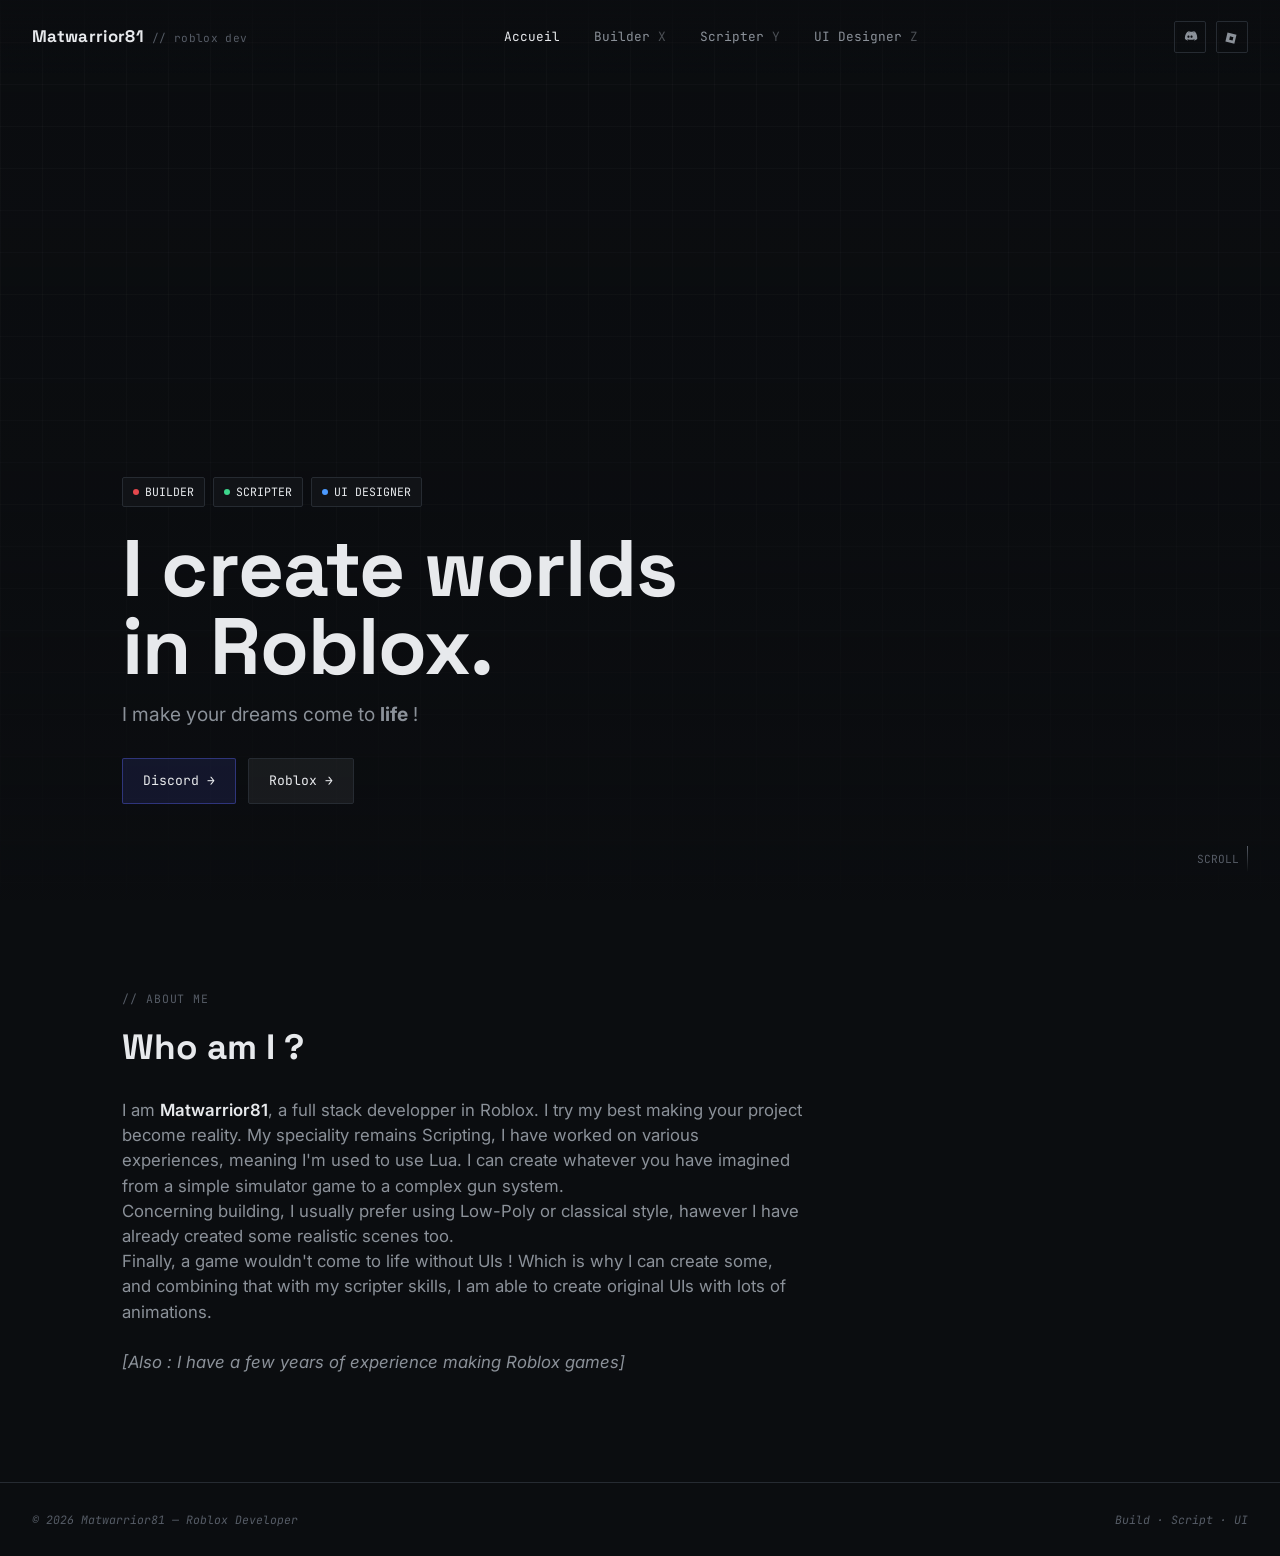
<file: index.html>
<!DOCTYPE html>
<html lang="fr">
<head>
<meta charset="UTF-8">
<meta name="viewport" content="width=device-width, initial-scale=1.0">
<title>Matwarrior81 — Roblox Builder · Scripter · UI Designer</title>
<meta name="description" content="Portfolio Roblox : Build, Scripting et UI Design.">
<link rel="preconnect" href="https://fonts.googleapis.com">
<link rel="preconnect" href="https://fonts.gstatic.com" crossorigin>
<link href="https://fonts.googleapis.com/css2?family=Space+Grotesk:wght@500;700&family=Inter:wght@400;500;600&family=JetBrains+Mono:wght@400;500&display=swap" rel="stylesheet">
<link rel="stylesheet" href="style.css">
</head>
<body>

<div class="grid-bg"></div>

<nav class="nav">
  <div class="nav__brand">Matwarrior81 <span>// roblox dev</span></div>
  <div class="nav__links">
    <a href="index.html" class="active">Accueil</a>
    <a href="builder.html" data-axis="x">Builder <span style="opacity:.5">X</span></a>
    <a href="scripter.html" data-axis="y">Scripter <span style="opacity:.5">Y</span></a>
    <a href="ui-designer.html" data-axis="z">UI Designer <span style="opacity:.5">Z</span></a>
  </div>
  <div class="nav__social">
    <a href="https://discord.com/users/1036660071263903816" target="_blank" rel="noopener" aria-label="Discord" title="Discord">
      <svg width="16" height="16" viewBox="0 0 24 24" fill="currentColor"><path d="M20.3 4.4A19.8 19.8 0 0 0 15.4 3l-.3.5c1.8.5 2.7 1.1 3.6 1.8-1.6-.8-3.2-1.2-4.7-1.2-1.6 0-3.1.4-4.7 1.2.9-.7 2-1.3 3.6-1.8L12.6 3a19.8 19.8 0 0 0-4.9 1.4C4.9 8 4.1 11.5 4.4 15c1.5 1.1 3 1.8 4.4 2.2l.6-1c-.7-.3-1.4-.6-2-1 .2-.1.3-.2.5-.3 3.7 1.7 7.7 1.7 11.4 0l.5.3c-.6.4-1.3.7-2 1l.6 1c1.4-.4 2.9-1.1 4.4-2.2.4-4-.6-7.5-2.9-10.6ZM9.7 13.3c-.9 0-1.6-.8-1.6-1.8s.7-1.8 1.6-1.8 1.6.8 1.6 1.8-.7 1.8-1.6 1.8Zm4.6 0c-.9 0-1.6-.8-1.6-1.8s.7-1.8 1.6-1.8 1.6.8 1.6 1.8-.7 1.8-1.6 1.8Z"/></svg>
    </a>
    <a href="https://www.roblox.com/fr/users/1273219905/profile" target="_blank" rel="noopener" aria-label="Roblox" title="Roblox">
      <svg width="14" height="14" viewBox="0 0 24 24" fill="currentColor"><path d="M4.3 4.3 19.7 8l-3.7 15.4L.7 19.7 4.3 4.3Zm4.3 6.6-1.4 5.8 5.8 1.4 1.4-5.8-5.8-1.4Z"/></svg>
    </a>
  </div>
  <button class="nav__toggle" aria-label="Menu">≡</button>
</nav>

<header class="hero">
  <video class="hero__video" autoplay muted loop playsinline>
    <source src="assets/hero.mp4" type="video/mp4">
  </video>
  <div class="hero__overlay"></div>
  <div class="hero__content">
    <div class="hero__tags">
      <span class="tag" data-axis="x"><span class="tag__dot"></span>BUILDER</span>
      <span class="tag" data-axis="y"><span class="tag__dot"></span>SCRIPTER</span>
      <span class="tag" data-axis="z"><span class="tag__dot"></span>UI DESIGNER</span>
    </div>
    <h1>I create worlds<br>in Roblox.</h1>
    <p class="hero__sub">
      I make your dreams come to <strong>life</strong> !
    </p>
    <div class="hero__actions">
      <a class="btn btn--discord" href="https://discord.com/users/1036660071263903816" target="_blank" rel="noopener">Discord →</a>
      <a class="btn btn--roblox" href="https://www.roblox.com/fr/users/1273219905/profile" target="_blank" rel="noopener">Roblox →</a>
    </div>
  </div>
  <div class="scrollhint">SCROLL</div>
</header>

<section class="section" id="bio">
  <p class="eyebrow">// About me</p>
  <h2>Who am I ?</h2>
  <p class="bio__text">
      I am <strong>Matwarrior81</strong>, a full stack developper in Roblox. I try my best making your project
    become reality. My speciality remains Scripting, I have worked on various experiences, meaning I'm used to
    use Lua. I can create whatever you have imagined from a simple simulator game to a complex gun system.
    <br>
      Concerning building, I usually prefer using Low-Poly or classical style, hawever I have already created
    some realistic scenes too.
    <br>
      Finally, a game wouldn't come to life without UIs ! Which is why I can create some, and combining that with
    my scripter skills, I am able to create original UIs with lots of animations.
    <br><br>
    <em>
      [Also : I have a few years of experience making Roblox games]
  </p>
</section>

<footer class="footer">
  <span>© 2026 Matwarrior81 — Roblox Developer</span>
  <span>Build · Script · UI</span>
</footer>

<script src="script.js"></script>
</body>
</html>
</file>
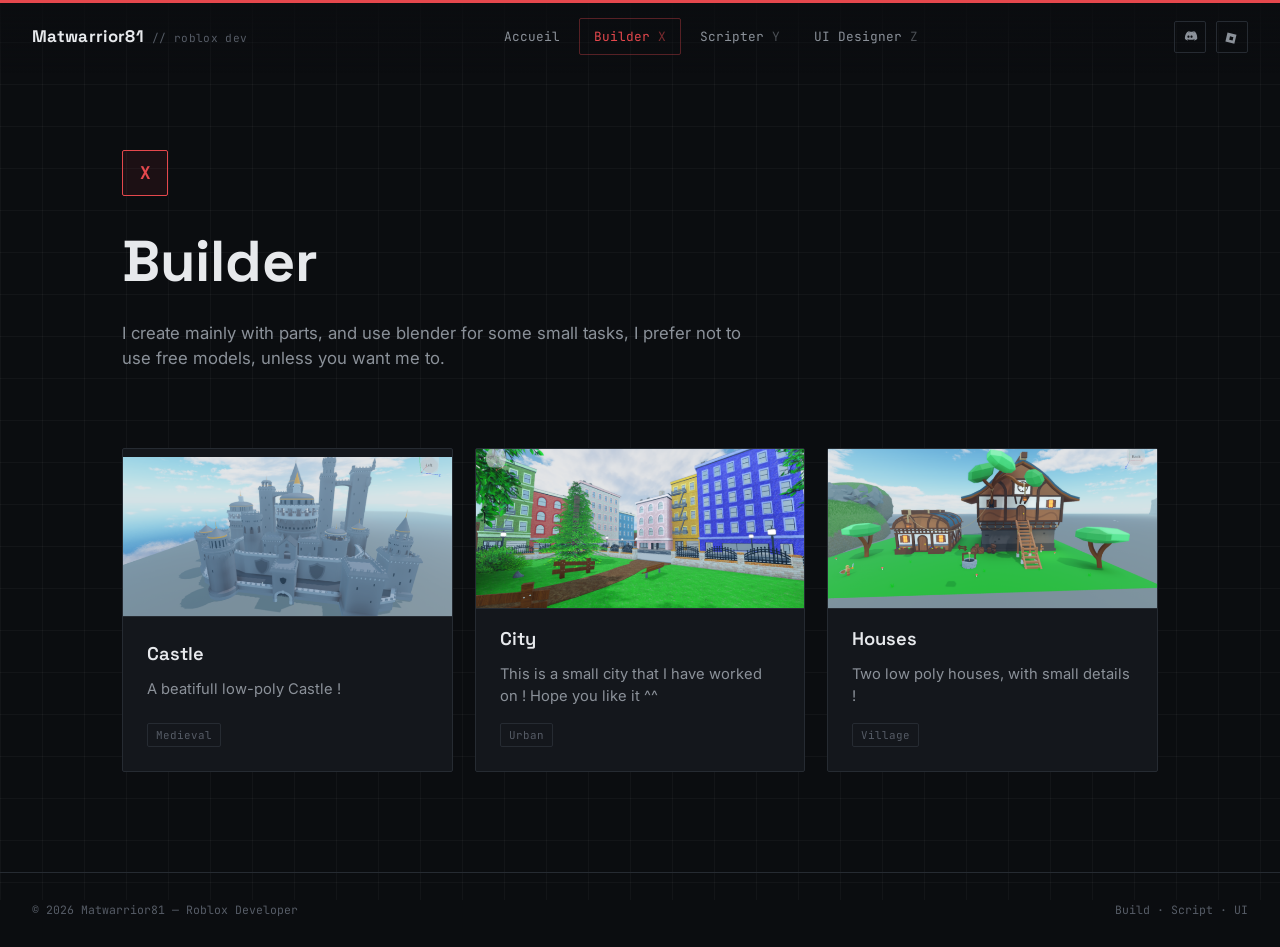
<file: builder.html>
<!DOCTYPE html>
<html lang="fr">
<head>
<meta charset="UTF-8">
<meta name="viewport" content="width=device-width, initial-scale=1.0">
<title>Builder — Matwarrior81</title>
<link rel="preconnect" href="https://fonts.googleapis.com">
<link rel="preconnect" href="https://fonts.gstatic.com" crossorigin>
<link href="https://fonts.googleapis.com/css2?family=Space+Grotesk:wght@500;700&family=Inter:wght@400;500;600&family=JetBrains+Mono:wght@400;500&display=swap" rel="stylesheet">
<link rel="stylesheet" href="style.css">
</head>
<body data-axis="x">

<div class="grid-bg"></div>
<div class="top-bar"></div>

<nav class="nav">
  <div class="nav__brand">Matwarrior81 <span>// roblox dev</span></div>
  <div class="nav__links">
    <a href="index.html">Accueil</a>
    <a href="builder.html" data-axis="x" class="active">Builder <span style="opacity:.5">X</span></a>
    <a href="scripter.html" data-axis="y">Scripter <span style="opacity:.5">Y</span></a>
    <a href="ui-designer.html" data-axis="z">UI Designer <span style="opacity:.5">Z</span></a>
  </div>
  <div class="nav__social">
    <a href="https://discord.com/users/1036660071263903816" target="_blank" rel="noopener" aria-label="Discord" title="Discord">
      <svg width="16" height="16" viewBox="0 0 24 24" fill="currentColor"><path d="M20.3 4.4A19.8 19.8 0 0 0 15.4 3l-.3.5c1.8.5 2.7 1.1 3.6 1.8-1.6-.8-3.2-1.2-4.7-1.2-1.6 0-3.1.4-4.7 1.2.9-.7 2-1.3 3.6-1.8L12.6 3a19.8 19.8 0 0 0-4.9 1.4C4.9 8 4.1 11.5 4.4 15c1.5 1.1 3 1.8 4.4 2.2l.6-1c-.7-.3-1.4-.6-2-1 .2-.1.3-.2.5-.3 3.7 1.7 7.7 1.7 11.4 0l.5.3c-.6.4-1.3.7-2 1l.6 1c1.4-.4 2.9-1.1 4.4-2.2.4-4-.6-7.5-2.9-10.6ZM9.7 13.3c-.9 0-1.6-.8-1.6-1.8s.7-1.8 1.6-1.8 1.6.8 1.6 1.8-.7 1.8-1.6 1.8Zm4.6 0c-.9 0-1.6-.8-1.6-1.8s.7-1.8 1.6-1.8 1.6.8 1.6 1.8-.7 1.8-1.6 1.8Z"/></svg>
    </a>
    <a href="https://www.roblox.com/users/1273219905/profile" target="_blank" rel="noopener" aria-label="Roblox" title="Roblox">
      <svg width="14" height="14" viewBox="0 0 24 24" fill="currentColor"><path d="M4.3 4.3 19.7 8l-3.7 15.4L.7 19.7 4.3 4.3Zm4.3 6.6-1.4 5.8 5.8 1.4 1.4-5.8-5.8-1.4Z"/></svg>
    </a>
  </div>
  <button class="nav__toggle" aria-label="Menu">≡</button>
</nav>

<header class="talent-header" data-axis="x">
  <div class="axis-badge">X</div>
  <h1>Builder</h1>
  <p>
    I create mainly with parts, and use blender for some small tasks,
    I prefer not to use free models, unless you want me to.
  </p>
</header>

<section class="project-grid">

  <article class="project-card">
    <div class="project-card__corners"><span></span><span></span><span></span><span></span></div>
    <img class="project-card__img" src="assets/Build1.png" alt="Castle">
    <div>
      <div class="project-card__title">Castle</div>
      <div class="project-card__desc">
        A beatifull low-poly Castle !
      </div>
    </div>
    <div class="project-card__tags"><span>Medieval</span></div>
  </article>

  <article class="project-card">
    <div class="project-card__corners"><span></span><span></span><span></span><span></span></div>
    <img class="project-card__img" src="assets/Build2.png" alt="City">
    <div>
      <div class="project-card__title">City</div>
      <div class="project-card__desc">
        This is a small city that I have worked on ! Hope you like it ^^
      </div>
    </div>
    <div class="project-card__tags"><span>Urban</span></div>
  </article>

  <article class="project-card">
    <div class="project-card__corners"><span></span><span></span><span></span><span></span></div>
    <img class="project-card__img" src="assets/Build3.png" alt="Houses">
    <div>
      <div class="project-card__title">Houses</div>
      <div class="project-card__desc">
        Two low poly houses, with small details !
      </div>
    </div>
    <div class="project-card__tags"><span>Village</span></div>
  </article>

</section>

<footer class="footer">
  <span>© 2026 Matwarrior81 — Roblox Developer</span>
  <span>Build · Script · UI</span>
</footer>

<script src="script.js"></script>
</body>
</html>
</file>
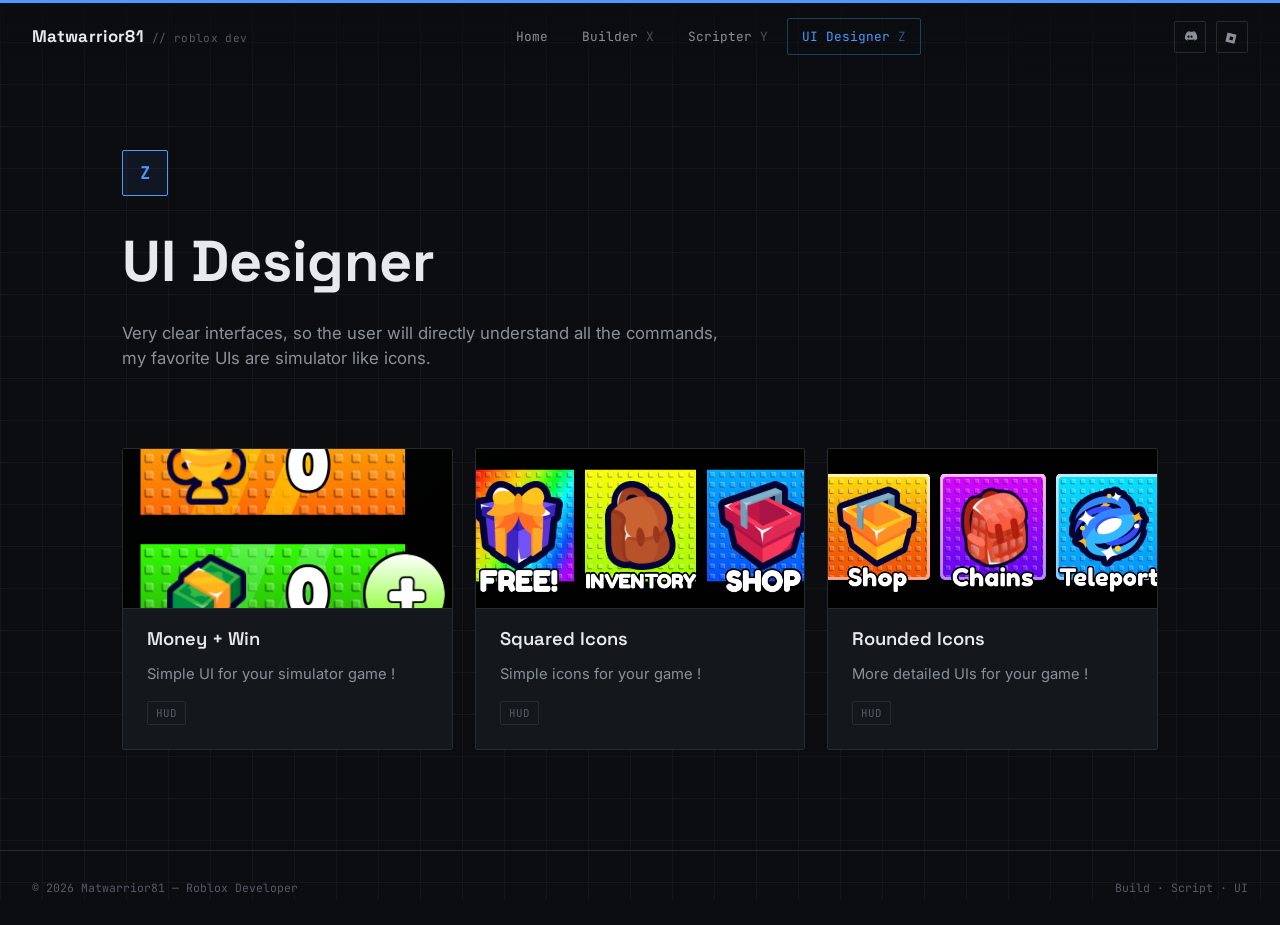
<file: ui-designer.html>
<!DOCTYPE html>
<html lang="fr">
<head>
<meta charset="UTF-8">
<meta name="viewport" content="width=device-width, initial-scale=1.0">
<title>UI Designer — Matwarrior81</title>
<link rel="preconnect" href="https://fonts.googleapis.com">
<link rel="preconnect" href="https://fonts.gstatic.com" crossorigin>
<link href="https://fonts.googleapis.com/css2?family=Space+Grotesk:wght@500;700&family=Inter:wght@400;500;600&family=JetBrains+Mono:wght@400;500&display=swap" rel="stylesheet">
<link rel="stylesheet" href="style.css">
</head>
<body data-axis="z">

<div class="grid-bg"></div>
<div class="top-bar"></div>

<nav class="nav">
  <div class="nav__brand">Matwarrior81 <span>// roblox dev</span></div>
  <div class="nav__links">
    <a href="index.html">Home</a>
    <a href="builder.html" data-axis="x">Builder <span style="opacity:.5">X</span></a>
    <a href="scripter.html" data-axis="y">Scripter <span style="opacity:.5">Y</span></a>
    <a href="ui-designer.html" data-axis="z" class="active">UI Designer <span style="opacity:.5">Z</span></a>
  </div>
  <div class="nav__social">
    <a href="https://discord.com/users/1036660071263903816" target="_blank" rel="noopener" aria-label="Discord" title="Discord">
      <svg width="16" height="16" viewBox="0 0 24 24" fill="currentColor"><path d="M20.3 4.4A19.8 19.8 0 0 0 15.4 3l-.3.5c1.8.5 2.7 1.1 3.6 1.8-1.6-.8-3.2-1.2-4.7-1.2-1.6 0-3.1.4-4.7 1.2.9-.7 2-1.3 3.6-1.8L12.6 3a19.8 19.8 0 0 0-4.9 1.4C4.9 8 4.1 11.5 4.4 15c1.5 1.1 3 1.8 4.4 2.2l.6-1c-.7-.3-1.4-.6-2-1 .2-.1.3-.2.5-.3 3.7 1.7 7.7 1.7 11.4 0l.5.3c-.6.4-1.3.7-2 1l.6 1c1.4-.4 2.9-1.1 4.4-2.2.4-4-.6-7.5-2.9-10.6ZM9.7 13.3c-.9 0-1.6-.8-1.6-1.8s.7-1.8 1.6-1.8 1.6.8 1.6 1.8-.7 1.8-1.6 1.8Zm4.6 0c-.9 0-1.6-.8-1.6-1.8s.7-1.8 1.6-1.8 1.6.8 1.6 1.8-.7 1.8-1.6 1.8Z"/></svg>
    </a>
    <a href="https://www.roblox.com/fr/users/1273219905/profile" target="_blank" rel="noopener" aria-label="Roblox" title="Roblox">
      <svg width="14" height="14" viewBox="0 0 24 24" fill="currentColor"><path d="M4.3 4.3 19.7 8l-3.7 15.4L.7 19.7 4.3 4.3Zm4.3 6.6-1.4 5.8 5.8 1.4 1.4-5.8-5.8-1.4Z"/></svg>
    </a>
  </div>
  <button class="nav__toggle" aria-label="Menu">≡</button>
</nav>

<header class="talent-header" data-axis="z">
  <div class="axis-badge">Z</div>
  <h1>UI Designer</h1>
  <p>
    Very clear interfaces, so the user will directly understand all the commands,
    my favorite UIs are simulator like icons.
  </p>
</header>

<section class="project-grid">

  <article class="project-card">
    <div class="project-card__corners"><span></span><span></span><span></span><span></span></div>
    <img class="project-card__img" src="assets/UI1.png" alt="Money + Win">
    <div>
      <div class="project-card__title">Money + Win</div>
      <div class="project-card__desc">
        Simple UI for your simulator game !
      </div>
    </div>
    <div class="project-card__tags"><span>HUD</span></div>
  </article>

  <article class="project-card">
    <div class="project-card__corners"><span></span><span></span><span></span><span></span></div>
    <img class="project-card__img" src="assets/UI2.png" alt="Icons1">
    <div>
      <div class="project-card__title">Squared Icons</div>
      <div class="project-card__desc">
        Simple icons for your game !
      </div>
    </div>
    <div class="project-card__tags"><span>HUD</span></div>
  </article>

  <article class="project-card">
    <div class="project-card__corners"><span></span><span></span><span></span><span></span></div>
    <img class="project-card__img" src="assets/UI3.png" alt="Icons2">
    <div>
      <div class="project-card__title">Rounded Icons</div>
      <div class="project-card__desc">
        More detailed UIs for your game !
      </div>
    </div>
    <div class="project-card__tags"><span>HUD</span></div>
  </article>

</section>

<footer class="footer">
  <span>© 2026 Matwarrior81 — Roblox Developer</span>
  <span>Build · Script · UI</span>
</footer>

<script src="script.js"></script>
</body>
</html>
</file>
<file: style.css>
/* ============================================================
   PORTE-FOLIO ROBLOX — style.css
   Thème: viewport de Roblox Studio, axes X/Y/Z comme code couleur
   X = Builder (rouge)  Y = Scripter (vert)  Z = UI Designer (bleu)
   ============================================================ */

:root {
  --bg: #0b0d10;
  --panel: #14171c;
  --panel-2: #191d23;
  --border: #262b32;
  --text: #e7e9ec;
  --text-dim: #8b9199;
  --text-faint: #565c66;

  --axis-x: #e5484d; /* Builder */
  --axis-y: #3dd68c; /* Scripter */
  --axis-z: #4c9aff; /* UI Designer */

  --font-display: "Space Grotesk", "Segoe UI", sans-serif;
  --font-body: "Inter", "Segoe UI", sans-serif;
  --font-mono: "JetBrains Mono", "Courier New", monospace;

  --radius: 2px;
}

* { box-sizing: border-box; }

html { scroll-behavior: smooth; }

body {
  margin: 0;
  background: var(--bg);
  color: var(--text);
  font-family: var(--font-body);
  line-height: 1.5;
  -webkit-font-smoothing: antialiased;
}

a { color: inherit; text-decoration: none; }

img, video { max-width: 100%; display: block; }

/* -------------------- grille baseplate -------------------- */
.grid-bg {
  position: fixed;
  inset: 0;
  z-index: -1;
  background-image:
    linear-gradient(rgba(255,255,255,0.035) 1px, transparent 1px),
    linear-gradient(90deg, rgba(255,255,255,0.035) 1px, transparent 1px);
  background-size: 42px 42px;
  pointer-events: none;
}

/* -------------------- nav -------------------- */
.nav {
  position: fixed;
  top: 0; left: 0; right: 0;
  z-index: 50;
  display: flex;
  align-items: center;
  justify-content: space-between;
  padding: 18px 32px;
  background: linear-gradient(to bottom, rgba(11,13,16,0.9), transparent);
}

.nav__brand {
  font-family: var(--font-display);
  font-weight: 700;
  font-size: 1.05rem;
  letter-spacing: 0.02em;
  display: flex;
  align-items: baseline;
  gap: 8px;
}

.nav__brand span {
  font-family: var(--font-mono);
  font-size: 0.7rem;
  color: var(--text-faint);
  font-weight: 400;
}

.nav__links {
  display: flex;
  align-items: center;
  gap: 4px;
  font-family: var(--font-mono);
  font-size: 0.8rem;
}

.nav__links a {
  padding: 8px 14px;
  color: var(--text-dim);
  border: 1px solid transparent;
  border-radius: var(--radius);
  transition: color 0.15s ease, border-color 0.15s ease, background 0.15s ease;
}

.nav__links a:hover {
  color: var(--text);
  border-color: var(--border);
  background: rgba(255,255,255,0.03);
}

.nav__links a.active { color: var(--text); }
.nav__links a.active[data-axis="x"] { color: var(--axis-x); border-color: rgba(229,72,77,0.35); }
.nav__links a.active[data-axis="y"] { color: var(--axis-y); border-color: rgba(61,214,140,0.35); }
.nav__links a.active[data-axis="z"] { color: var(--axis-z); border-color: rgba(76,154,255,0.35); }

.nav__social {
  display: flex;
  gap: 10px;
}

.nav__social a {
  width: 32px; height: 32px;
  display: grid; place-items: center;
  border: 1px solid var(--border);
  border-radius: var(--radius);
  color: var(--text-dim);
  transition: color 0.15s ease, border-color 0.15s ease;
}

.nav__social a:hover {
  color: var(--text);
  border-color: var(--text-dim);
}

.nav__toggle {
  display: none;
  background: none;
  border: 1px solid var(--border);
  color: var(--text);
  width: 38px; height: 38px;
  border-radius: var(--radius);
  font-family: var(--font-mono);
}

/* -------------------- hero (accueil) -------------------- */
.hero {
  position: relative;
  min-height: 100vh;
  display: flex;
  align-items: flex-end;
  overflow: hidden;
}

.hero__video {
  position: absolute;
  inset: 0;
  width: 100%;
  height: 100%;
  object-fit: cover;
  filter: saturate(0.9) brightness(1);
}

.hero__overlay {
  position: absolute;
  inset: 0;
  background:
    linear-gradient(180deg, rgba(11,13,16,0.35) 0%, rgba(11,13,16,0.55) 55%, rgba(11,13,16,0.97) 100%);
}

.hero__content {
  position: relative;
  z-index: 2;
  padding: 0 32px 96px;
  width: 100%;
  max-width: 1100px;
  margin: 0 auto;
}

.hero__tags {
  display: flex;
  gap: 8px;
  margin-bottom: 22px;
  font-family: var(--font-mono);
  font-size: 0.72rem;
  flex-wrap: wrap;
}

.tag {
  padding: 5px 10px;
  border: 1px solid var(--border);
  border-radius: var(--radius);
  background: rgba(20,23,28,0.7);
  backdrop-filter: blur(4px);
  display: inline-flex;
  align-items: center;
  gap: 6px;
}

.tag__dot { width: 6px; height: 6px; border-radius: 50%; }
.tag[data-axis="x"] .tag__dot { background: var(--axis-x); }
.tag[data-axis="y"] .tag__dot { background: var(--axis-y); }
.tag[data-axis="z"] .tag__dot { background: var(--axis-z); }

.hero h1 {
  font-family: var(--font-display);
  font-weight: 700;
  font-size: clamp(2.4rem, 7vw, 5rem);
  line-height: 0.98;
  margin: 0 0 14px;
  letter-spacing: -0.01em;
}

.hero__sub {
  font-size: clamp(1rem, 2vw, 1.2rem);
  color: var(--text-dim);
  max-width: 560px;
  margin: 0 0 30px;
}

.hero__actions { display: flex; gap: 12px; flex-wrap: wrap; }

.scrollhint {
  position: absolute;
  bottom: 28px; right: 32px;
  z-index: 2;
  font-family: var(--font-mono);
  font-size: 0.7rem;
  color: var(--text-faint);
  display: flex; align-items: center; gap: 8px;
}

.scrollhint::after {
  content: "";
  width: 1px; height: 26px;
  background: linear-gradient(var(--text-faint), transparent);
}

/* -------------------- boutons -------------------- */
.btn {
  font-family: var(--font-mono);
  font-size: 0.82rem;
  padding: 12px 20px;
  border-radius: var(--radius);
  border: 1px solid var(--border);
  display: inline-flex;
  align-items: center;
  gap: 10px;
  transition: transform 0.15s ease, border-color 0.15s ease, background 0.15s ease;
}

.btn:hover { transform: translateY(-1px); }

.btn--discord { background: rgba(88,101,242,0.12); border-color: rgba(88,101,242,0.4); }
.btn--discord:hover { background: rgba(88,101,242,0.22); }

.btn--roblox { background: rgba(255,255,255,0.06); border-color: var(--border); }
.btn--roblox:hover { background: rgba(255,255,255,0.1); }

/* -------------------- sections generiques -------------------- */
.section {
  max-width: 1100px;
  margin: 0 auto;
  padding: 90px 32px;
}

.eyebrow {
  font-family: var(--font-mono);
  font-size: 0.72rem;
  color: var(--text-faint);
  letter-spacing: 0.08em;
  text-transform: uppercase;
  margin: 0 0 14px;
}

.section h2 {
  font-family: var(--font-display);
  font-size: clamp(1.6rem, 3vw, 2.2rem);
  margin: 0 0 24px;
}

.bio__text {
  font-size: 1.05rem;
  color: var(--text-dim);
  max-width: 680px;
}

.bio__text strong { color: var(--text); font-weight: 600; }

.contact-grid {
  display: grid;
  grid-template-columns: 1fr 1fr;
  gap: 16px;
  margin-top: 20px;
  max-width: 680px;
}

@media (max-width: 620px) {
  .contact-grid { grid-template-columns: 1fr; }
}

.contact-card {
  padding: 22px;
  border: 1px solid var(--border);
  background: var(--panel);
  border-radius: var(--radius);
  transition: border-color 0.15s ease, background 0.15s ease;
}

.contact-card:hover { border-color: var(--text-dim); background: var(--panel-2); }

.contact-card__label {
  font-family: var(--font-mono);
  font-size: 0.7rem;
  color: var(--text-faint);
  margin-bottom: 10px;
  text-transform: uppercase;
  letter-spacing: 0.06em;
}

.contact-card__value {
  font-family: var(--font-display);
  font-size: 1.15rem;
  font-weight: 600;
}

/* -------------------- pages talents -------------------- */
.talent-header {
  position: relative;
  padding: 150px 32px 60px;
  max-width: 1100px;
  margin: 0 auto;
}

.axis-badge {
  width: 46px; height: 46px;
  border: 1px solid;
  border-radius: var(--radius);
  display: grid; place-items: center;
  font-family: var(--font-mono);
  font-weight: 700;
  font-size: 1.1rem;
  margin-bottom: 22px;
}

[data-axis="x"] .axis-badge { color: var(--axis-x); border-color: var(--axis-x); background: rgba(229,72,77,0.08); }
[data-axis="y"] .axis-badge { color: var(--axis-y); border-color: var(--axis-y); background: rgba(61,214,140,0.08); }
[data-axis="z"] .axis-badge { color: var(--axis-z); border-color: var(--axis-z); background: rgba(76,154,255,0.08); }

.talent-header h1 {
  font-family: var(--font-display);
  font-size: clamp(2.2rem, 6vw, 3.6rem);
  margin: 0 0 16px;
}

.talent-header p {
  color: var(--text-dim);
  max-width: 620px;
  font-size: 1.05rem;
}

.top-bar {
  position: fixed;
  top: 0; left: 0; right: 0;
  height: 3px;
  z-index: 60;
}

[data-axis="x"] .top-bar { background: var(--axis-x); }
[data-axis="y"] .top-bar { background: var(--axis-y); }
[data-axis="z"] .top-bar { background: var(--axis-z); }

.project-grid {
  max-width: 1100px;
  margin: 0 auto;
  padding: 0 32px 100px;
  display: grid;
  grid-template-columns: repeat(auto-fit, minmax(280px, 1fr));
  gap: 22px;
}

.project-card {
  position: relative;
  padding: 24px;
  border: 1px solid var(--border);
  background: var(--panel);
  border-radius: var(--radius);
  min-height: 190px;
  display: flex;
  flex-direction: column;
  justify-content: space-between;
}

.project-card__img {
  display: block;
  max-width: none;
  width: calc(100% + 48px);
  margin: -24px -24px 16px;
  height: 160px;
  object-fit: cover;
  object-position: center;
  border-bottom: 1px solid var(--border);
}

.project-card__corners span {
  position: absolute;
  width: 14px; height: 14px;
  opacity: 0;
  transition: opacity 0.18s ease;
}

.project-card:hover .project-card__corners span { opacity: 1; }

[data-axis="x"] .project-card__corners span { border-color: var(--axis-x); }
[data-axis="y"] .project-card__corners span { border-color: var(--axis-y); }
[data-axis="z"] .project-card__corners span { border-color: var(--axis-z); }

.project-card__corners span:nth-child(1) { top: -1px; left: -1px; border-top: 2px solid; border-left: 2px solid; }
.project-card__corners span:nth-child(2) { top: -1px; right: -1px; border-top: 2px solid; border-right: 2px solid; }
.project-card__corners span:nth-child(3) { bottom: -1px; left: -1px; border-bottom: 2px solid; border-left: 2px solid; }
.project-card__corners span:nth-child(4) { bottom: -1px; right: -1px; border-bottom: 2px solid; border-right: 2px solid; }

.project-card__title {
  font-family: var(--font-display);
  font-size: 1.15rem;
  font-weight: 600;
  margin-bottom: 10px;
}

.project-card__desc {
  color: var(--text-dim);
  font-size: 0.92rem;
  flex: 1;
}

.project-card__tags {
  display: flex;
  gap: 6px;
  flex-wrap: wrap;
  margin-top: 16px;
  font-family: var(--font-mono);
  font-size: 0.68rem;
  color: var(--text-faint);
}

.project-card__tags span {
  padding: 3px 8px;
  border: 1px solid var(--border);
  border-radius: var(--radius);
}

/* -------------------- footer -------------------- */
.footer {
  border-top: 1px solid var(--border);
  padding: 28px 32px;
  display: flex;
  justify-content: space-between;
  align-items: center;
  font-family: var(--font-mono);
  font-size: 0.72rem;
  color: var(--text-faint);
  flex-wrap: wrap;
  gap: 10px;
}

/* -------------------- responsive nav -------------------- */
@media (max-width: 760px) {
  .nav__links { display: none; }
  .nav__toggle { display: block; }
  .nav.open .nav__links {
    display: flex;
    position: absolute;
    top: 60px; left: 20px; right: 20px;
    flex-direction: column;
    background: var(--panel);
    border: 1px solid var(--border);
    padding: 10px;
  }
  .talent-header { padding-top: 120px; }
}

@media (prefers-reduced-motion: reduce) {
  html { scroll-behavior: auto; }
  .btn:hover { transform: none; }
}
</file>
